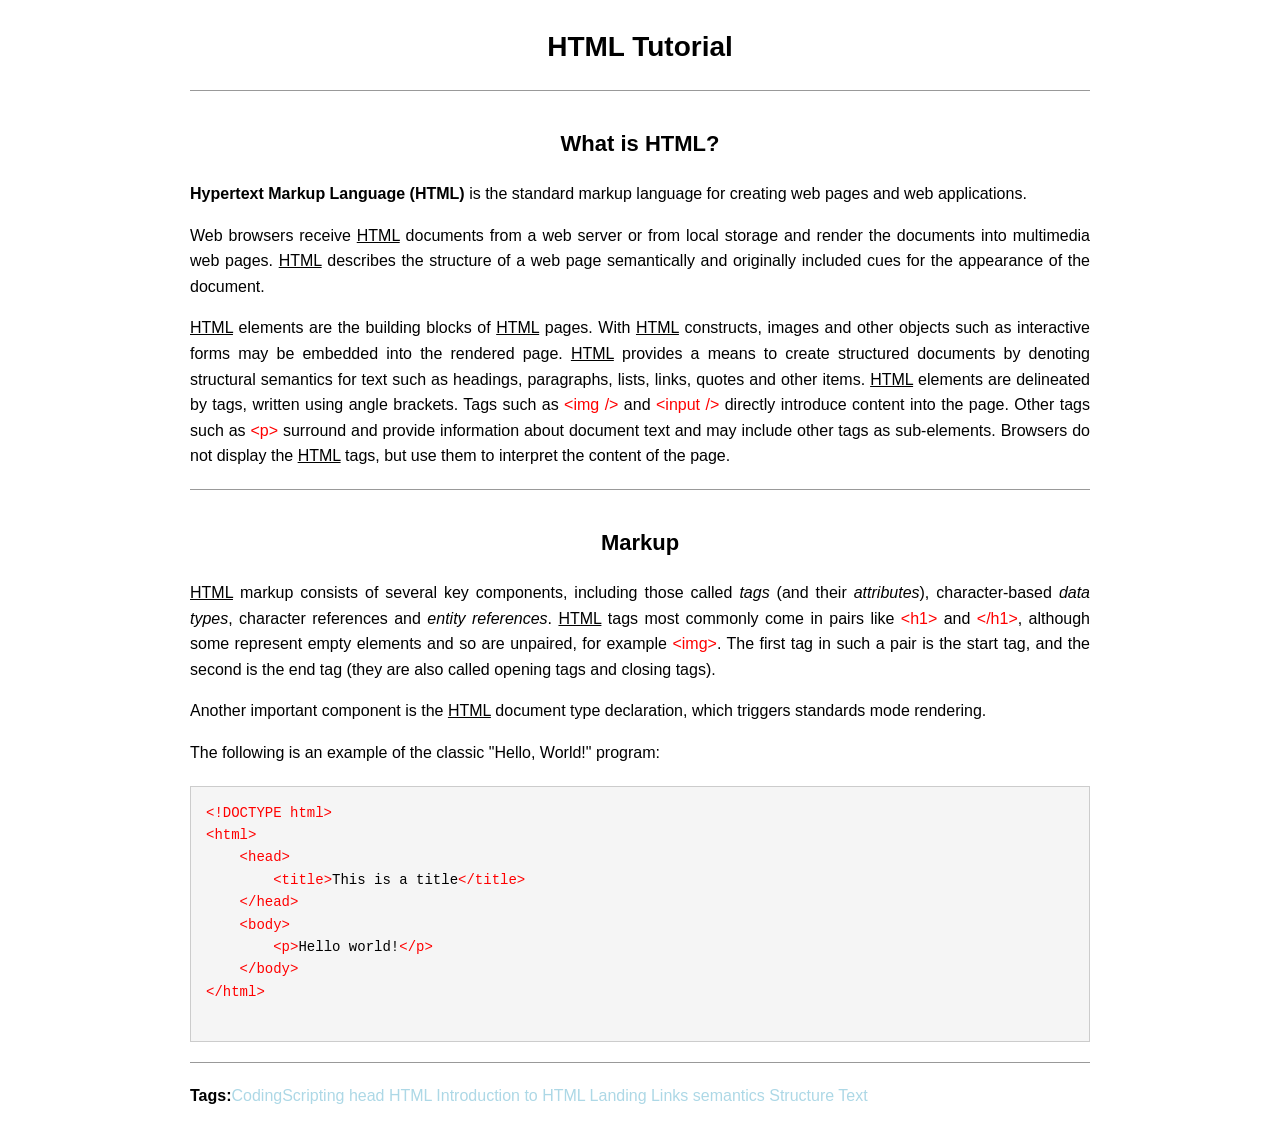
<file: html-tutorial/index.html>
<!DOCTYPE html>
<html lang="en">
<head>
    <meta charset="UTF-8">
    <link rel="stylesheet" href="css/style.css">
    <title>HTML Tutorial</title>
</head>
<body>
    <div class="container">

    <h1>HTML Tutorial</h1>
    <hr>

    <h2>What is HTML?</h2>

    <p>
        <strong>Hypertext Markup Language (HTML)</strong> is the standard markup language 
        for creating web pages and web applications.
    </p>

    <p>
        Web browsers receive <u>HTML</u> documents from a web server or from local storage 
        and render the documents into multimedia web pages. <u>HTML</u> describes 
        the structure of a web page semantically and originally included cues 
        for the appearance of the document.
    </p>

    <p>
        <u>HTML</u> elements are the building blocks of <u>HTML</u> pages. 
        With <u>HTML</u> constructs, images and other objects such as interactive forms 
        may be embedded into the rendered page. <u>HTML</u> provides a means to create 
        structured documents by denoting structural semantics for text such as headings, 
        paragraphs, lists, links, quotes and other items. <u>HTML</u> elements are 
        delineated by tags, written using angle brackets. Tags such as 
        <span class="red">&lt;img /&gt;</span> and 
        <span class="red">&lt;input /&gt;</span> directly introduce content into the page.
        Other tags such as <span class="red">&lt;p&gt;</span> surround and provide 
        information about document text and may include other tags as sub-elements. 
        Browsers do not display the <u>HTML</u> tags, but use them to interpret 
        the content of the page.
    </p>

    <hr>

    <h2>Markup</h2>

    <p>
        <u>HTML</u> markup consists of several key components, including those called 
        <i>tags</i> (and their <i>attributes</i>), character-based <i>data types</i>, 
        character references and <i>entity references</i>. <u>HTML</u> tags most commonly 
        come in pairs like 
        <span class="red">&lt;h1&gt;</span> and 
        <span class="red">&lt;/h1&gt;</span>, although some represent empty elements 
        and so are unpaired, for example 
        <span class="red">&lt;img&gt;</span>. 
        The first tag in such a pair is the start tag, and the second is the end tag 
        (they are also called opening tags and closing tags).
    </p>

    <p>
        Another important component is the <u>HTML</u> document type declaration, 
        which triggers standards mode rendering.
    </p>

    <p>
        The following is an example of the classic "Hello, World!" program:
    </p>

    <pre>
<span class="red">&lt;!DOCTYPE html&gt;</span>
<span class="red">&lt;html&gt;</span>
    <span class="red">&lt;head&gt;</span>
        <span class="red">&lt;title&gt;</span>This is a title<span class="red">&lt;/title&gt;</span>
    <span class="red">&lt;/head&gt;</span>
    <span class="red">&lt;body&gt;</span>
        <span class="red">&lt;p&gt;</span>Hello world!<span class="red">&lt;/p&gt;</span>
    <span class="red">&lt;/body&gt;</span>
<span class="red">&lt;/html&gt;</span>
    </pre>

    <hr>

    <p>
        <b>Tags:</b><span style="color: lightblue;">CodingScripting head HTML Introduction to HTML 
        Landing Links semantics Structure Text</span>
    </p>
</div>
</body>
</html>
</file>
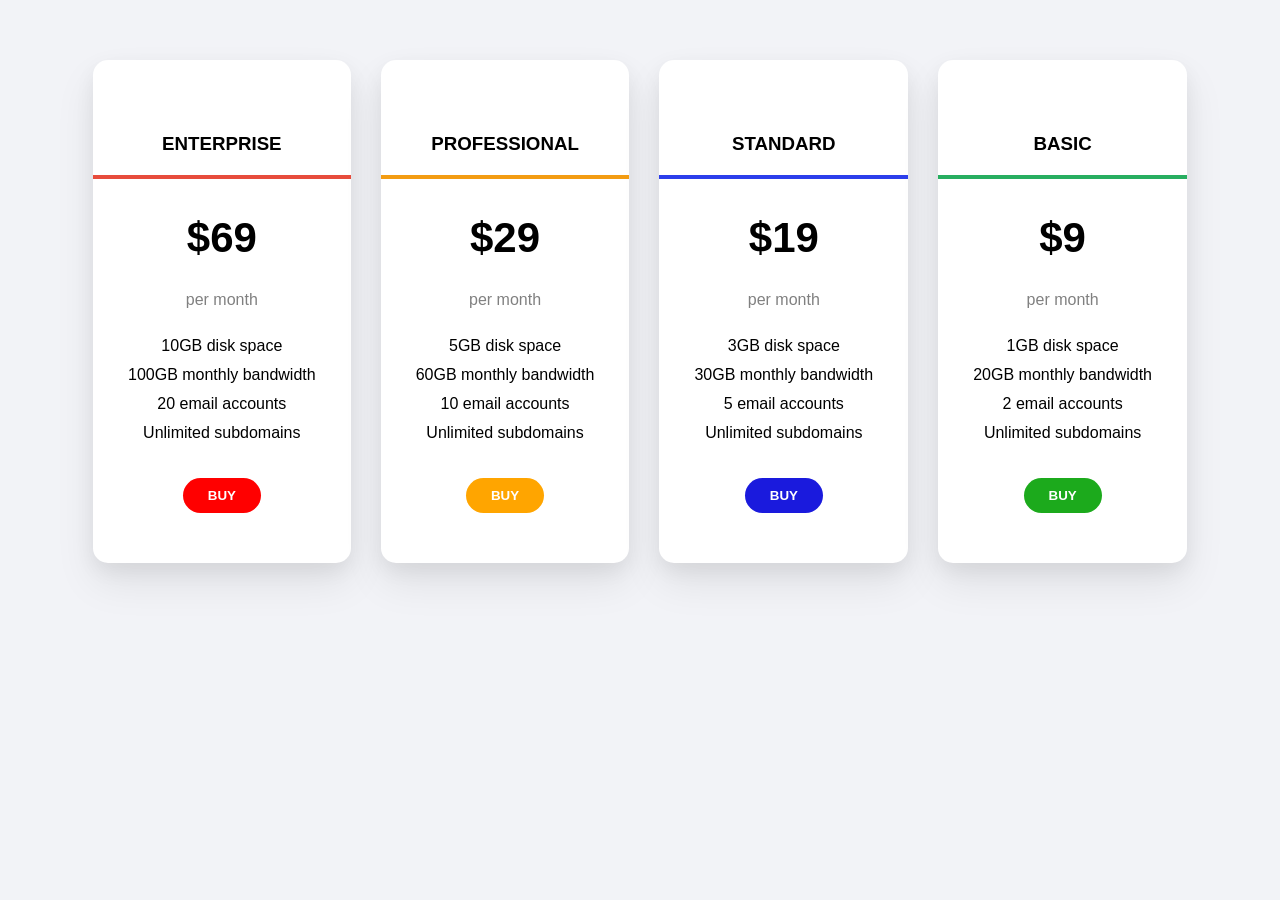
<file: Price/index.html>
<!DOCTYPE html>
<html lang="en">
<head>
    <meta charset="UTF-8">
    <title>Price</title>
    <link rel="stylesheet" href="style.css">
</head>
<body>

    <section class="pricing">
    <div class="container">

        <div class="card">
            <h3>ENTERPRISE</h3>
            <div class="price">$69</div>
            <p class="period">per month</p>

            <ul>
                <li>10GB disk space</li>
                <li>100GB monthly bandwidth</li>
                <li>20 email accounts</li>
                <li>Unlimited subdomains</li>
            </ul>

            <button class="btn red">BUY</button>
        </div>

        <div class="card featured">
            <h3>PROFESSIONAL</h3>
            <div class="price">$29</div>
            <p class="period">per month</p>

            <ul>
                <li>5GB disk space</li>
                <li>60GB monthly bandwidth</li>
                <li>10 email accounts</li>
                <li>Unlimited subdomains</li>
            </ul>

            <button class="btn orange">BUY</button>
        </div>

        <div class="card">
            <h3>STANDARD</h3>
            <div class="price">$19</div>
            <p class="period">per month</p>

            <ul>
                <li>3GB disk space</li>
                <li>30GB monthly bandwidth</li>
                <li>5 email accounts</li>
                <li>Unlimited subdomains</li>
            </ul>

            <button class="btn blue">BUY</button>
        </div>

        <div class="card">
            <h3>BASIC</h3>
            <div class="price">$9</div>
            <p class="period">per month</p>

            <ul>
                <li>1GB disk space</li>
                <li>20GB monthly bandwidth</li>
                <li>2 email accounts</li>
                <li>Unlimited subdomains</li>
            </ul>

            <button class="btn green">BUY</button>
        </div>

    </div>
</section>
</file>
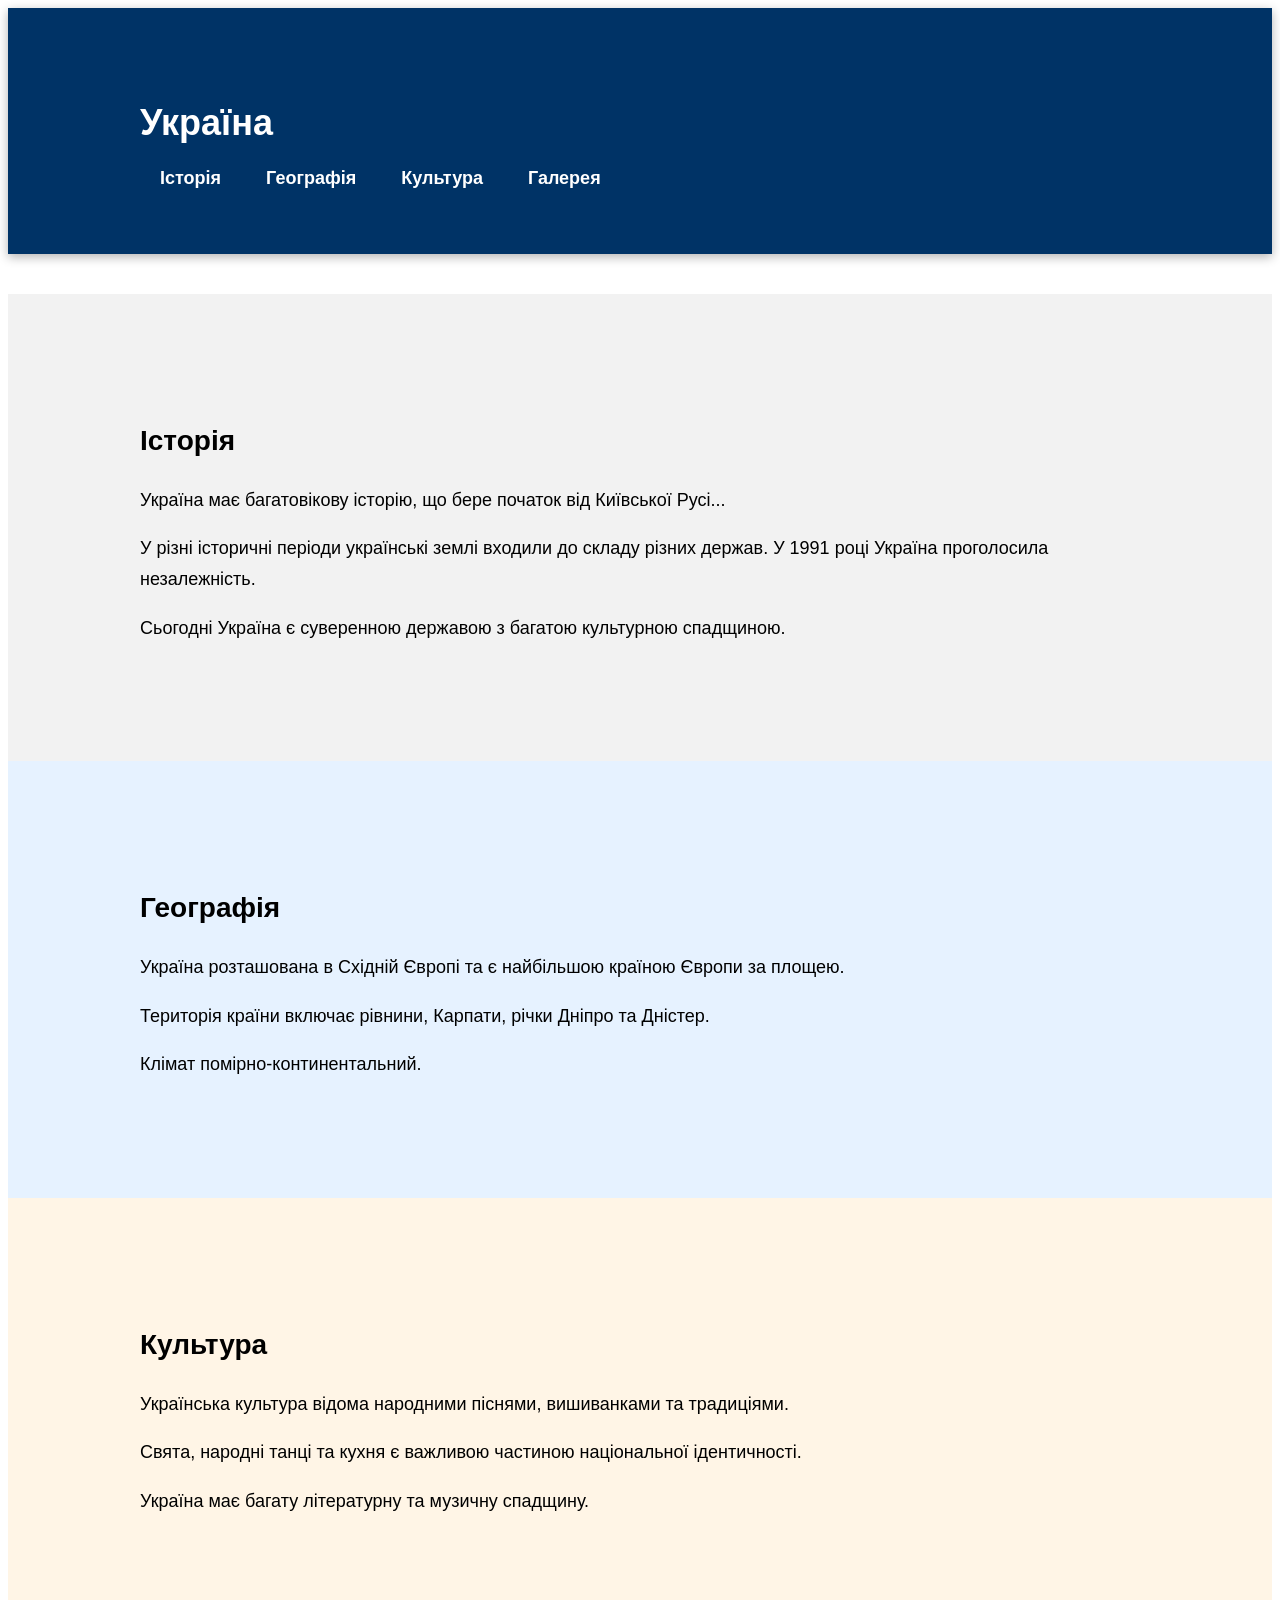
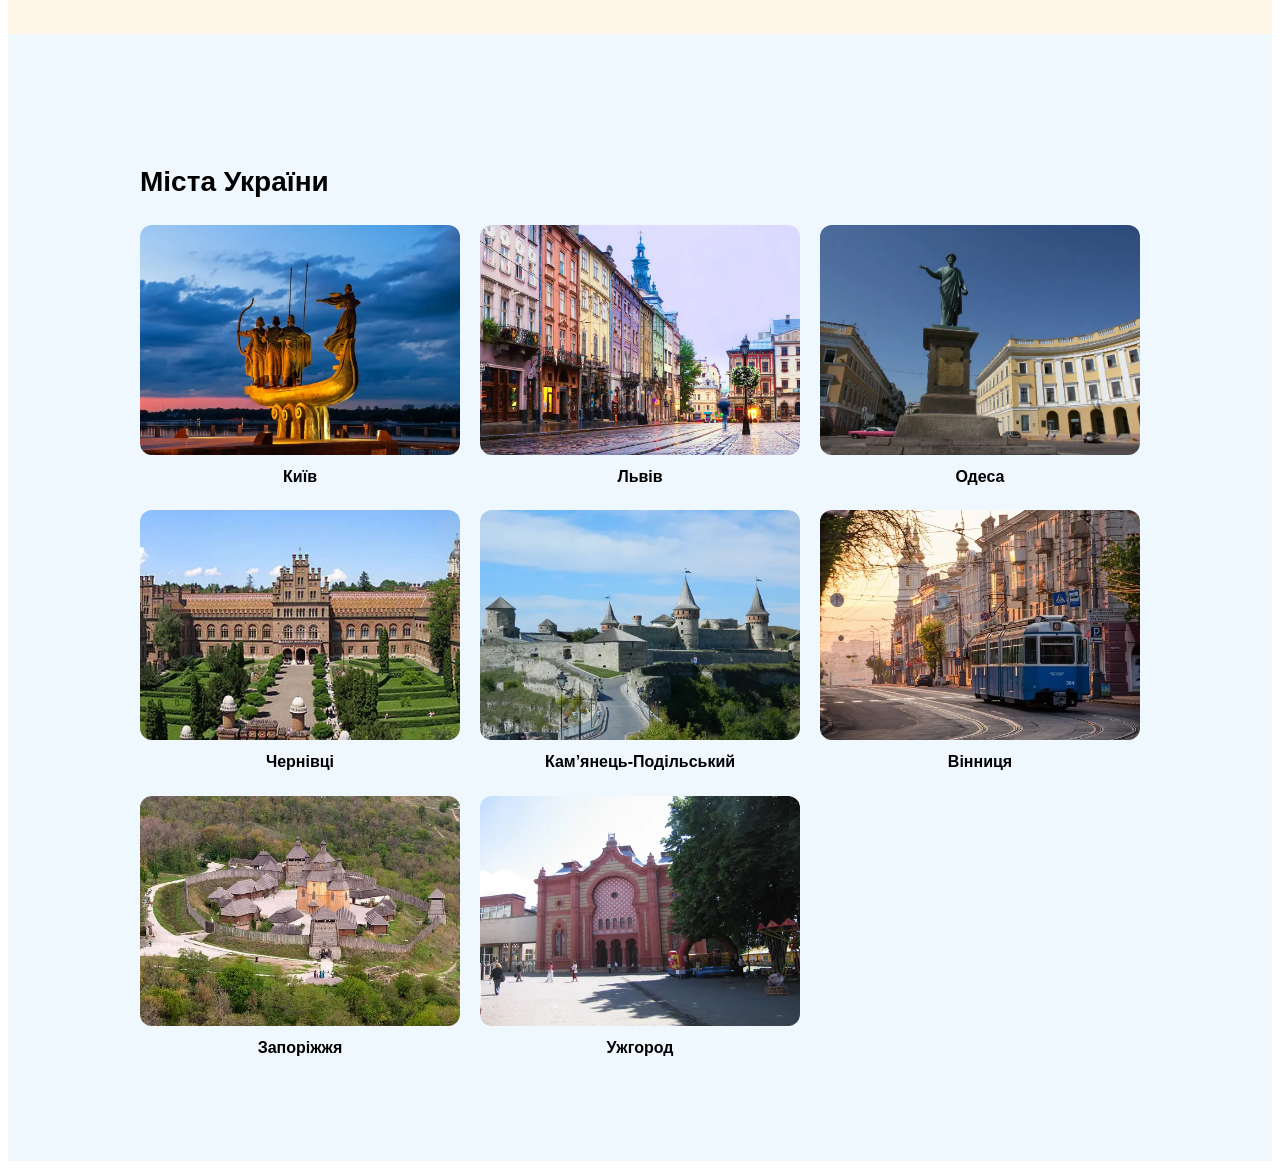
<file: Ukraine_gallery/index.html>
<!DOCTYPE html>
<html lang="uk">
<head>
    <meta charset="UTF-8">
    <title>Україна</title>
    <link rel="stylesheet" href="style_ukraine.css">
</head>
<body>

<header>
    <div class="container">
        <h1>Україна</h1>
        <nav>
            <a href="#history">Історія</a>
            <a href="#geography">Географія</a>
            <a href="#culture">Культура</a>
            <a href="#gallery">Галерея</a>
        </nav>
    </div>
</header>

<main>

<section id="history">
    <div class="container">
        <h2>Історія</h2>
        <p>Україна має багатовікову історію, що бере початок від Київської Русі...</p>

        <p>У різні історичні періоди українські землі входили до складу різних держав. 
        У 1991 році Україна проголосила незалежність.</p>
        <p>Сьогодні Україна є суверенною державою з багатою культурною спадщиною.</p>
    </div>
</section>

<section id="geography">
    <div class="container">
        <h2>Географія</h2>
        <p>Україна розташована в Східній Європі та є найбільшою країною Європи за площею.</p>
        <p>Територія країни включає рівнини, Карпати, річки Дніпро та Дністер.</p>
        <p>Клімат помірно-континентальний.</p>
    </div>
</section>

<section id="culture">
    <div class="container">
        <h2>Культура</h2>
        <p>Українська культура відома народними піснями, вишиванками та традиціями.</p>
        <p>Свята, народні танці та кухня є важливою частиною національної ідентичності.</p>
        <p>Україна має багату літературну та музичну спадщину.</p>
    </div>
</section>

<section id="gallery">
    <div class="container">
        <h2>Міста України</h2>

        <div class="gallery">

            <figure>
                <img src="images/kyiv.webp" alt="Київ">
                <figcaption>Київ</figcaption>
            </figure>

            <figure>
                <img src="images/lviv.jpeg" alt="Львів">
                <figcaption>Львів</figcaption>
            </figure>

            <figure>
                <img src="images/odesa.webp" alt="Одеса">
                <figcaption>Одеса</figcaption>
            </figure>

            <figure>
                <img src="images/chernivtsi.webp" alt="Чернівці">
                <figcaption>Чернівці</figcaption>
            </figure>

            <figure>
                <img src="images/kamianets.webp" alt="Кам’янець-Подільський">
                <figcaption>Кам’янець-Подільський</figcaption>
            </figure>

            <figure>
                <img src="images/vinnitsa.webp" alt="Вінниця">
                <figcaption>Вінниця</figcaption>
            </figure>

            <figure>
                <img src="images/zaporizhzhia.webp" alt="Запоріжжя">
                <figcaption>Запоріжжя</figcaption>
            </figure>

            <figure>
                <img src="images/uzhhorod.webp" alt="Ужгород">
                <figcaption>Ужгород</figcaption>
            </figure>

        </div>
    </div>
</section>

</main>

</body>
</html>
</file>
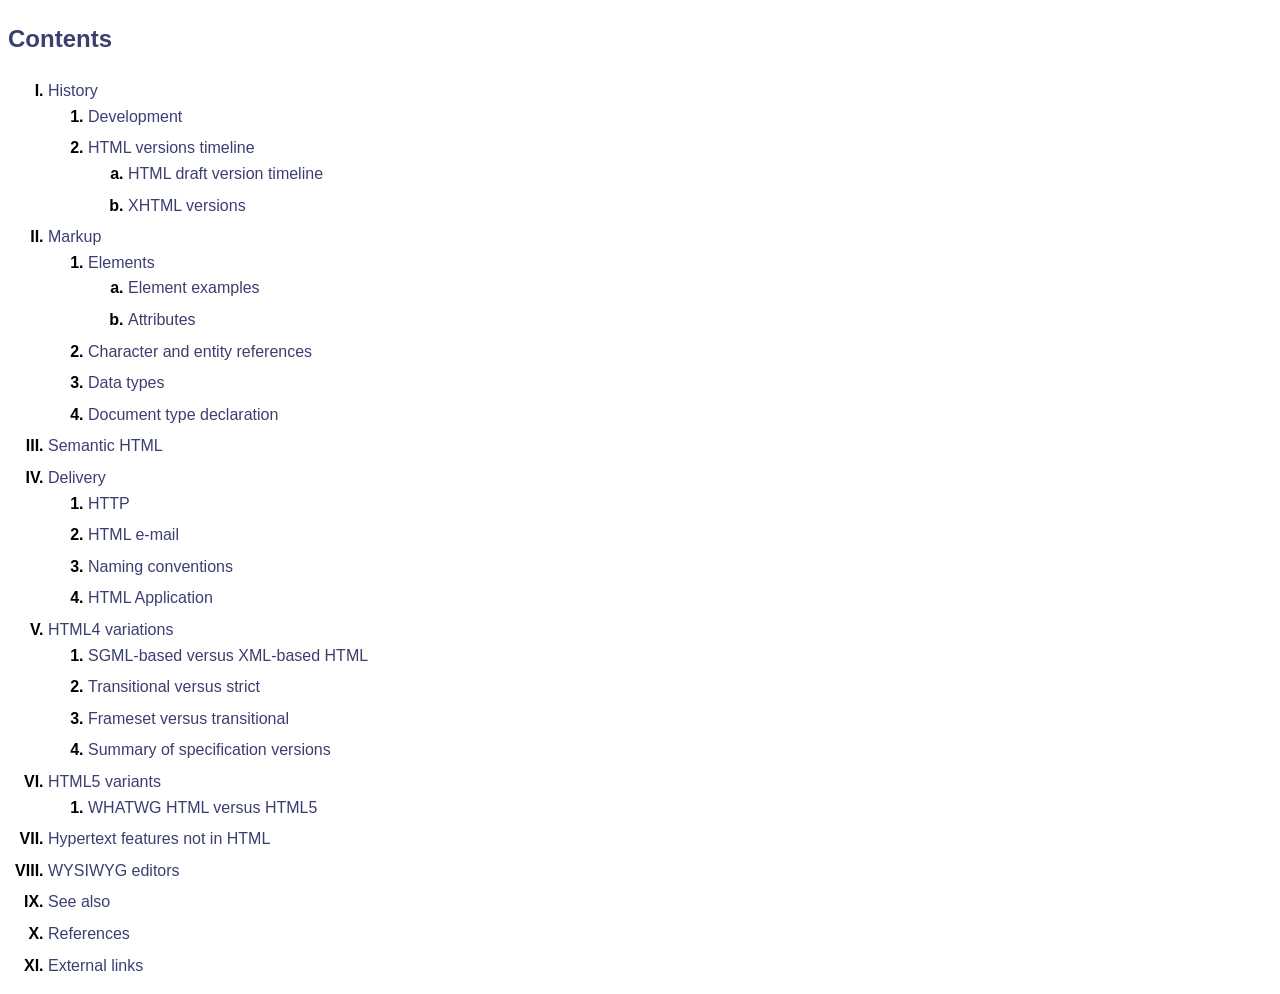
<file: Lists1/task1.html>
<!DOCTYPE html>
<html lang="en">
<head>
    <meta charset="UTF-8">
    <title>Task 1</title>
    <link rel="stylesheet" href="css/style_task1.css">
</head>
<body>
<h2>Contents</h2>

<ol type="I">

  <li>History
    <ol>
      <li>Development</li>
      <li>HTML versions timeline
        <ol type="a">
          <li>HTML draft version timeline</li>
          <li>XHTML versions</li>
        </ol>
      </li>
    </ol>
  </li>

  <li>Markup
    <ol>
      <li>Elements
        <ol type="a">
          <li>Element examples</li>
          <li>Attributes</li>
        </ol>
      </li>
      <li>Character and entity references</li>
      <li>Data types</li>
      <li>Document type declaration</li>
    </ol>
  </li>

  <li>Semantic HTML</li>

  <li>Delivery
    <ol>
      <li>HTTP</li>
      <li>HTML e-mail</li>
      <li>Naming conventions</li>
      <li>HTML Application</li>
    </ol>
  </li>

  <li>HTML4 variations
    <ol>
      <li>SGML-based versus XML-based HTML</li>
      <li>Transitional versus strict</li>
      <li>Frameset versus transitional</li>
      <li>Summary of specification versions</li>
    </ol>
  </li>

  <li>HTML5 variants
    <ol>
      <li>WHATWG HTML versus HTML5</li>
    </ol>
  </li>

  <li>Hypertext features not in HTML</li>
  <li>WYSIWYG editors</li>
  <li>See also</li>
  <li>References</li>
  <li>External links</li>

</ol>

</body>
</html>
</file>
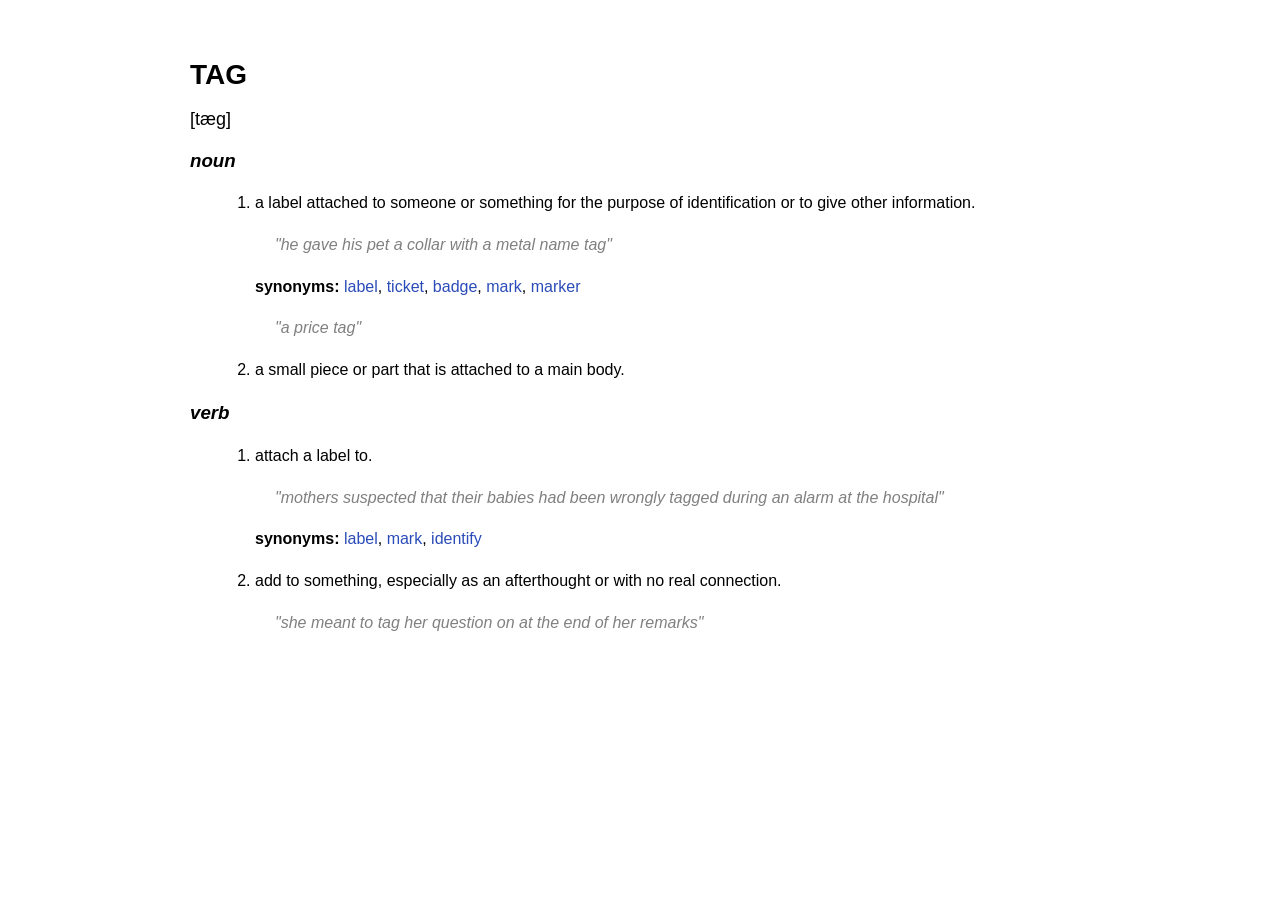
<file: Lists3/task3.html>
<!DOCTYPE html>
<html lang="en">
<head>
    <meta charset="UTF-8">
    <title>Dictionary Entry</title>
    <link rel="stylesheet" href="style_task3.css">
</head>
<body>

<h1>TAG</h1>

<p class="phonetic">[tæg]</p>

<h3 class="part">noun</h3>

<ol>
    <li>
        a label attached to someone or something for the purpose of identification or to give other information.
        <p class="example">"he gave his pet a collar with a metal name tag"</p>
        <p><span class="syn">synonyms:</span> 
            <a href="#">label</a>, 
            <a href="#">ticket</a>, 
            <a href="#">badge</a>, 
            <a href="#">mark</a>, 
            <a href="#">marker</a>
        </p>
        <p class="example">"a price tag"</p>
    </li>

    <li>
        a small piece or part that is attached to a main body.
    </li>
</ol>

<h3 class="part">verb</h3>

<ol>
    <li>
        attach a label to.
        <p class="example">"mothers suspected that their babies had been wrongly tagged during an alarm at the hospital"</p>
        <p><span class="syn">synonyms:</span> 
            <a href="#">label</a>, 
            <a href="#">mark</a>, 
            <a href="#">identify</a>
        </p>
    </li>

    <li>
        add to something, especially as an afterthought or with no real connection.
        <p class="example">"she meant to tag her question on at the end of her remarks"</p>
    </li>
</ol>

</body>
</html>
</file>
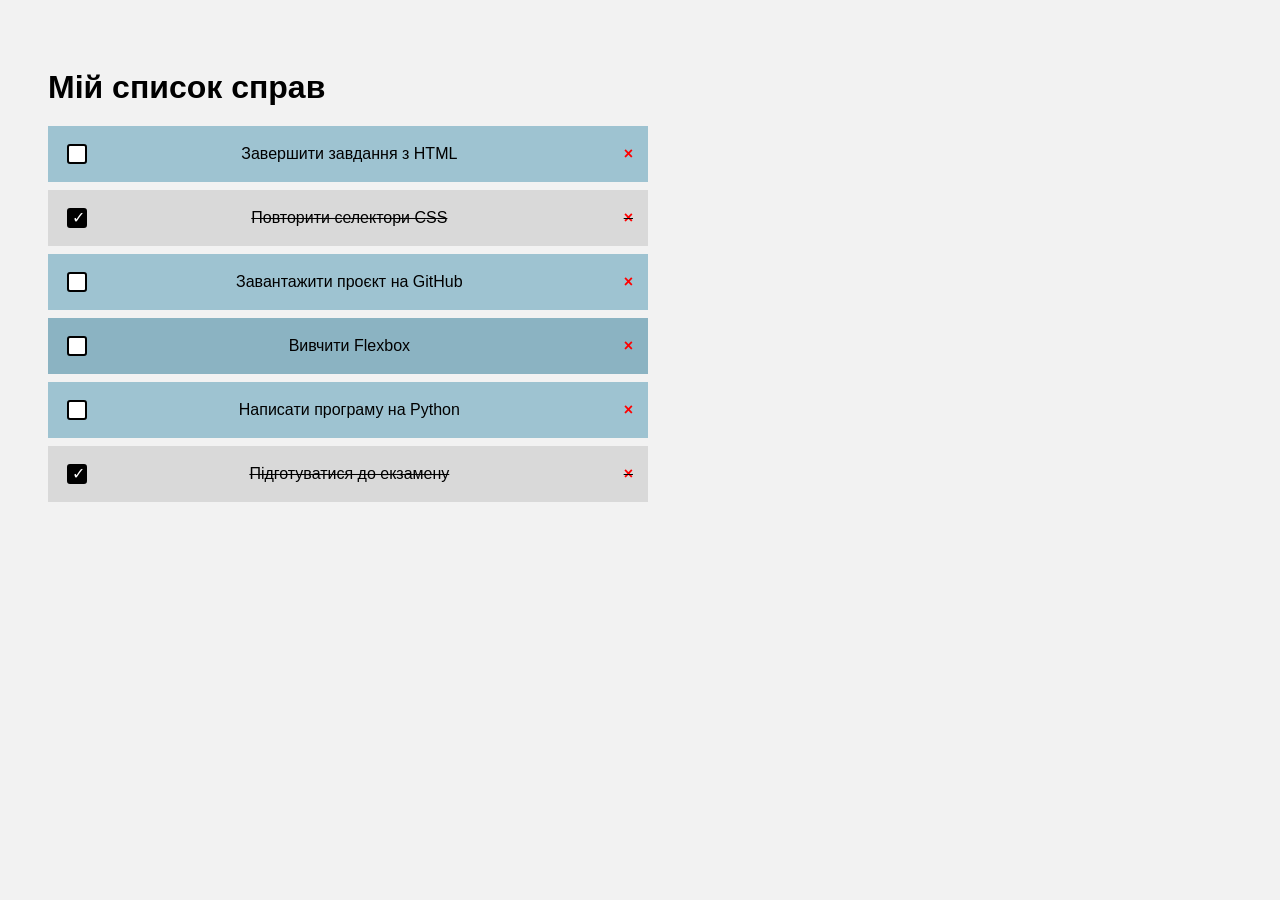
<file: ToDoList/task2.html>
<!DOCTYPE html>
<html lang="uk">
<head>
    <meta charset="UTF-8">
    <title>Мій список справ</title>
    <link rel="stylesheet" href="style_task2.css">
</head>
<body>

<h1>Мій список справ</h1>

<ul class="todo-list">

    <li>
        <input type="checkbox">
        Завершити завдання з HTML
        <span class="delete">×</span>
    </li>

    <li class="completed">
        <input type="checkbox" checked>
        Повторити селектори CSS
        <span class="delete">×</span>
    </li>

    <li>
        <input type="checkbox">
        Завантажити проєкт на GitHub
        <span class="delete">×</span>
    </li>

    <li>
        <input type="checkbox">
        Вивчити Flexbox
        <span class="delete">×</span>
    </li>

    <li>
        <input type="checkbox">
        Написати програму на Python
        <span class="delete">×</span>
    </li>

    <li class="completed">
        <input type="checkbox" checked>
        Підготуватися до екзамену
        <span class="delete">×</span>
    </li>

</ul>

</body>
</html>
</file>
<file: html-tutorial/css/style.css>
/* Загальні налаштування */
body {
    font-family: "Arial", Helvetica, sans-serif;
    font-size: 16px;
    line-height: 1.6;
    color: #000;
    margin: 0;
    padding: 0;
}

/* Контейнер сторінки */
.container {
    max-width: 900px;
    margin: 0 auto;
    padding: 0 30px;
}

/* Головний заголовок */
h1 {
    text-align: center;
    font-size: 28px;
    margin-top: 25px;
    margin-bottom: 10px;
}

/* Підзаголовки */
h2 {
    text-align: center;
    font-size: 22px;
    margin-top: 35px;
    margin-bottom: 20px;
}

/* Лінії */
hr {
    border: none;
    border-top: 1px solid #999;
    margin: 20px 0;
}

/* Абзаци */
p {
    text-align: justify;
    margin-bottom: 15px;
}

/* Виділення тегів червоним */
.red {
    color: red;
}

/* Блок коду */
pre {
    background-color: #f5f5f5;
    border: 1px solid #ccc;
    padding: 15px;
    margin: 20px 0;
    font-family: Consolas, monospace;
    font-size: 14px;
    overflow-x: auto;
}
</file>
<file: Price/style.css>
body {
    margin: 0;
    font-family: Arial, sans-serif;
    background: #f2f3f7;
    line-height: 1.6;
}

.container {
    max-width: 1200px;
    margin: 60px auto;
    display: flex;
    justify-content: center;
    gap: 30px;
}

.card {
    background: #ffffff;
    border-radius: 15px;
    padding: 50px 35px;
    box-shadow: 
        0 8px 20px rgba(0, 0, 0, 0.06),
        0 20px 40px rgba(0, 0, 0, 0.08);
    transition: 0.3s ease;
    text-align: center;
}

.card:hover {
    transform: translateY(-8px);
    box-shadow: 
        0 15px 30px rgba(0, 0, 0, 0.08),
        0 30px 60px rgba(0, 0, 0, 0.12);
}

.card h3 {
    position: relative;
    padding-bottom: 20px;
    margin-bottom: 25px;
}

.card h3::after {
    content: "";
    position: absolute;
    bottom: 0;
    left: -35px;     /* дорівнює padding картки */
    width: calc(100% + 70px);
    height: 4px;
}

.card:nth-child(1) h3::after {
    background: #e74c3c;
}

.card:nth-child(2) h3::after {
    background: #f39c12;
}

.card:nth-child(3) h3::after {
    background: #2c3eeb;
}

.card:nth-child(4) h3::after {
    background: #27ae60;
}

.card ul {
    line-height: 1.8;
    margin: 20px 0 30px;
}

.price {
    font-size: 42px;
    font-weight: 700;
    margin: 15px 0;
}

.period {
    color: gray;
    margin-bottom: 20px;
}

.btn {
    padding: 10px 25px;
    border-radius: 25px;
    border: none;
    color: white;
    font-weight: bold;
    cursor: pointer;
}

.btn:hover {
    opacity: 0.85;
    transform: scale(1.05);
}

ul {
    list-style: none;
    padding: 0;
}

.red { background: red; }
.orange { background: orange; }
.blue { background: #1a1add; }
.green { background: #1caa1c; }
</file>
<file: Ukraine_gallery/style_ukraine.css>
/* Плавний скрол */
html {
    scroll-behavior: smooth;
}

/* Центрування */
.container {
    max-width: 1000px;
    margin: 0 auto;
    padding: 40px 20px;
}

/* Header */
header {
    background: #003366;
    color: white;
    padding: 20px 0;
    position: sticky;
    top: 0;
    z-index: 1000;
    box-shadow: 0 3px 10px rgba(0,0,0,0.3);
}

main {
    margin-top: 40px;
}

header h1 {
    margin-bottom: 10px;
    font-size: 36px;
}

h2 {
    font-size: 28px;
    margin-bottom: 20px;
}

nav a {
    color: white;
    margin: 0 20px;
    text-decoration: none;
    font-weight: bold;
    font-size: 18px;
    transition: 0.3s;
}

nav a:hover {
    color: #ffcc00;
}

/* Секції */
body {
    font-family: Arial, Helvetica, sans-serif;
    font-size: 18px;   /* було 16px за замовчуванням */
    line-height: 1.7;
}

section {
    padding: 60px 0;
}

#history {
    background: #f2f2f2;
}

#geography {
    background: #e6f2ff;
}

#culture {
    background: #fff5e6;
}

#gallery {
    background: #f0f8ff;
}

/* Галерея */
.gallery {
    display: grid;
    grid-template-columns: repeat(auto-fit, minmax(250px, 1fr));
    gap: 20px;
}

.gallery figure {
    margin: 0;
    text-align: center;
}

.gallery img {
    width: 100%;
    height: 230px;
    object-fit: cover;
    border-radius: 12px;
    display: block;
}

.gallery figcaption {
    margin-top: 8px;
    font-weight: bold;
    font-size: 16px;
}

/* 2–3 фільтри на кожному */

.img1 { filter: grayscale(30%) contrast(120%); }
.img2 { filter: brightness(110%) saturate(130%); }
.img3 { filter: sepia(60%) contrast(110%); }
.img4 { filter: contrast(140%) brightness(105%); }
.img5 { filter: grayscale(40%) brightness(115%); }
.img6 { filter: blur(1px) contrast(130%); }
.img7 { filter: saturate(150%) brightness(110%); }
.img8 { filter: contrast(160%) grayscale(20%); }

/* Hover — повернення оригіналу */
.gallery img:hover {
    filter: none;
    transform: scale(1.05);
}
</file>
<file: Lists1/css/style_task1.css>
h2 {
    margin-top: 20px;
    font-size: 24px;
}

body {
    font-family: Arial, Helvetica, sans-serif;
    color: #3b3f70;
    line-height: 1.6;
}

ol {
    padding-left: 40px;
}

ol li {
    margin-bottom: 6px;
}

ol li::marker {
    font-weight: bold;
    color: black;
}
</file>
<file: Lists3/style_task3.css>
body {
    font-family: Arial, Helvetica, sans-serif;
    padding: 40px;
    max-width: 900px;
    margin: auto;
}

h1 {
    font-size: 28px;
    margin-bottom: 10px;
}

.phonetic {
    font-size: 18px;
    margin-bottom: 20px;
}

.part {
    font-style: italic;
    margin-top: 20px;
}

ol {
    margin-left: 25px;
    line-height: 1.6;
}

.example {
    color: gray;
    margin-left: 20px;
    font-style: italic;
}

.syn {
    font-weight: bold;
}

a {
    color: #2a4bb8;
    text-decoration: none;
}

a:hover {
    text-decoration: underline;
}
</file>
<file: ToDoList/style_task2.css>
body {
    font-family: Arial, Helvetica, sans-serif;
    background-color: #f2f2f2;
    padding: 40px;
}

h1 {
    margin-bottom: 20px;
}

.todo-list {
    list-style: none;
    padding: 0;
    max-width: 600px;
}

.todo-list li {
    padding: 15px;
    background-color: #9ec3d1;
    margin-bottom: 8px;
    display: flex;
    align-items: center;
    justify-content: space-between;
}

.todo-list li:nth-child(even) {
    background-color: #8bb3c2;
}

.completed {
    background-color: #d9d9d9 !important;
    text-decoration: line-through;
}

.delete {
    color: red;
    font-weight: bold;
    cursor: pointer;
    margin-left: 15px;
}

input[type="checkbox"] {
    appearance: none;
    width: 20px;
    height: 20px;
    border: 2px solid black;
    border-radius: 3px;
    cursor: pointer;
    position: relative;
    background-color: white;
}

/* коли відмічений */
input[type="checkbox"]:checked {
    background-color: black;
}

/* галочка */
input[type="checkbox"]:checked::after {
    content: "✓";
    color: white;
    font-size: 16px;
    position: absolute;
    left: 3px;
    top: -2px;
}
</file>
